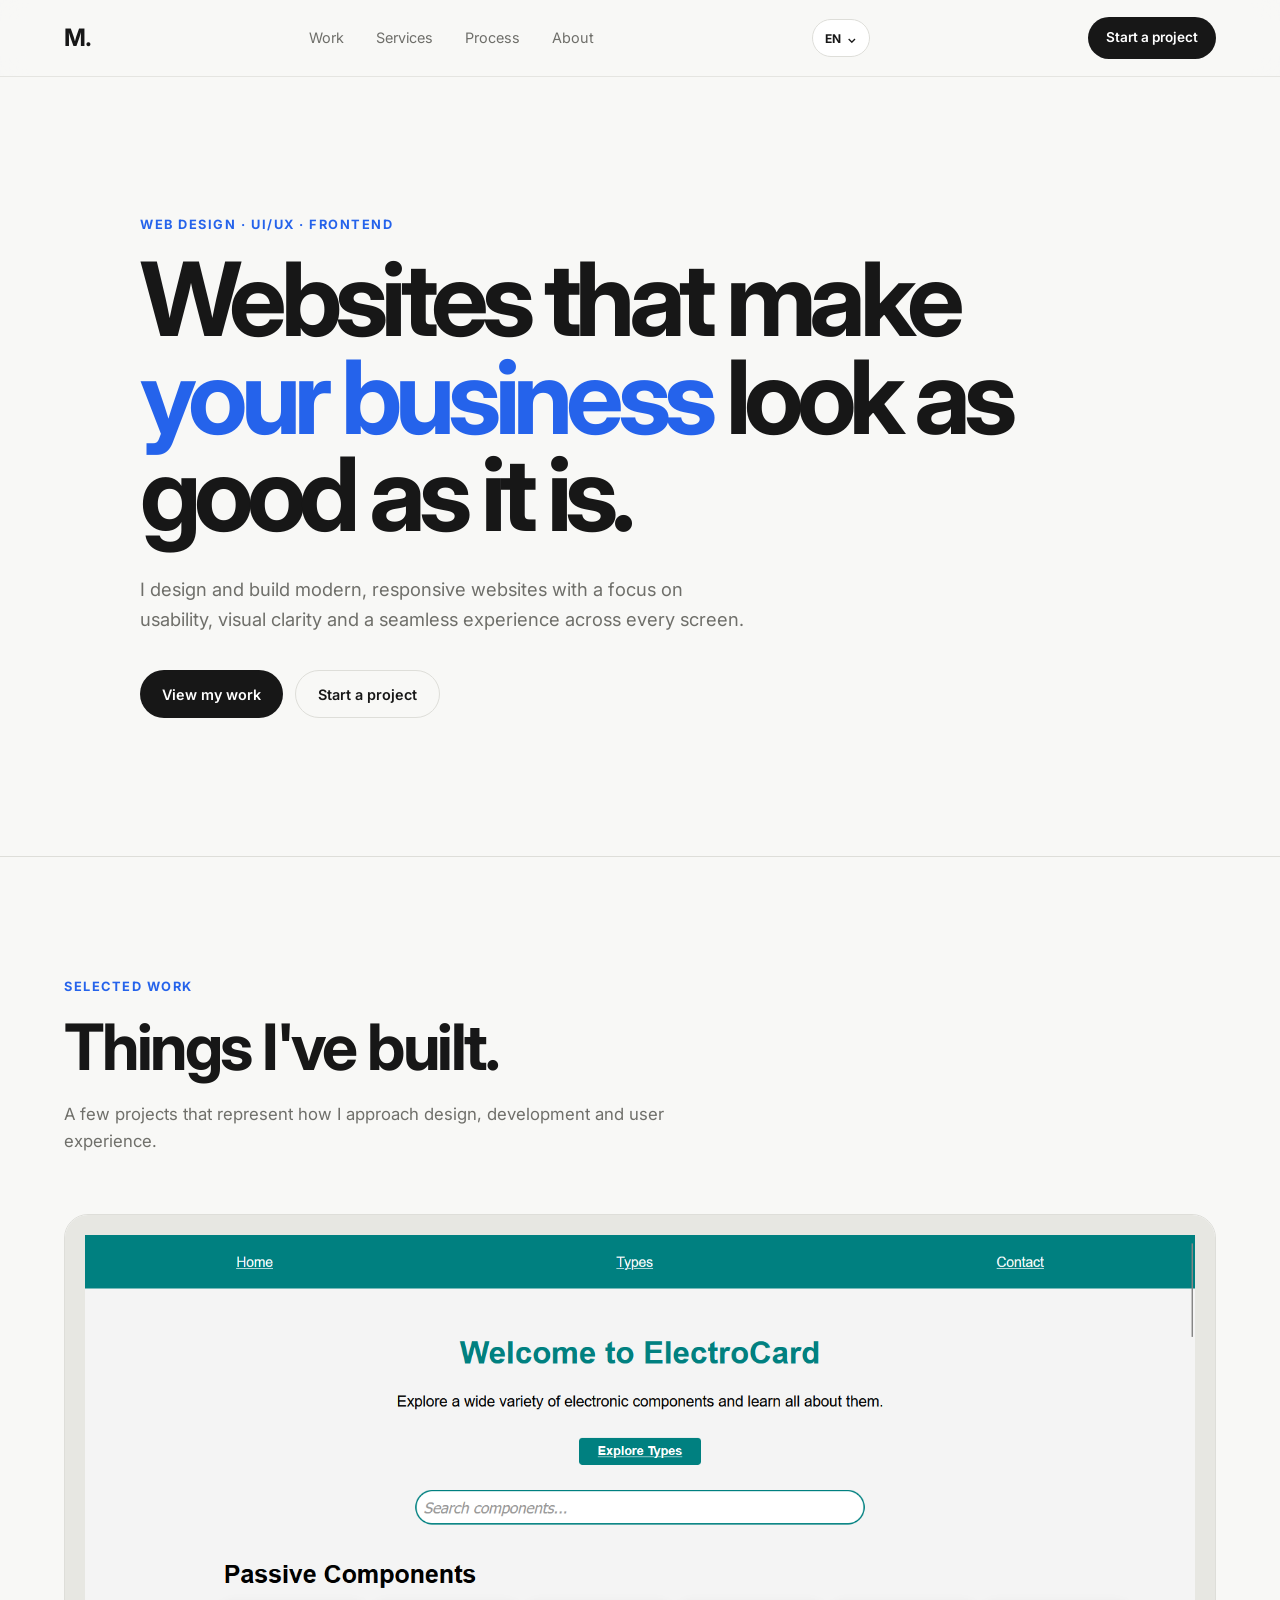
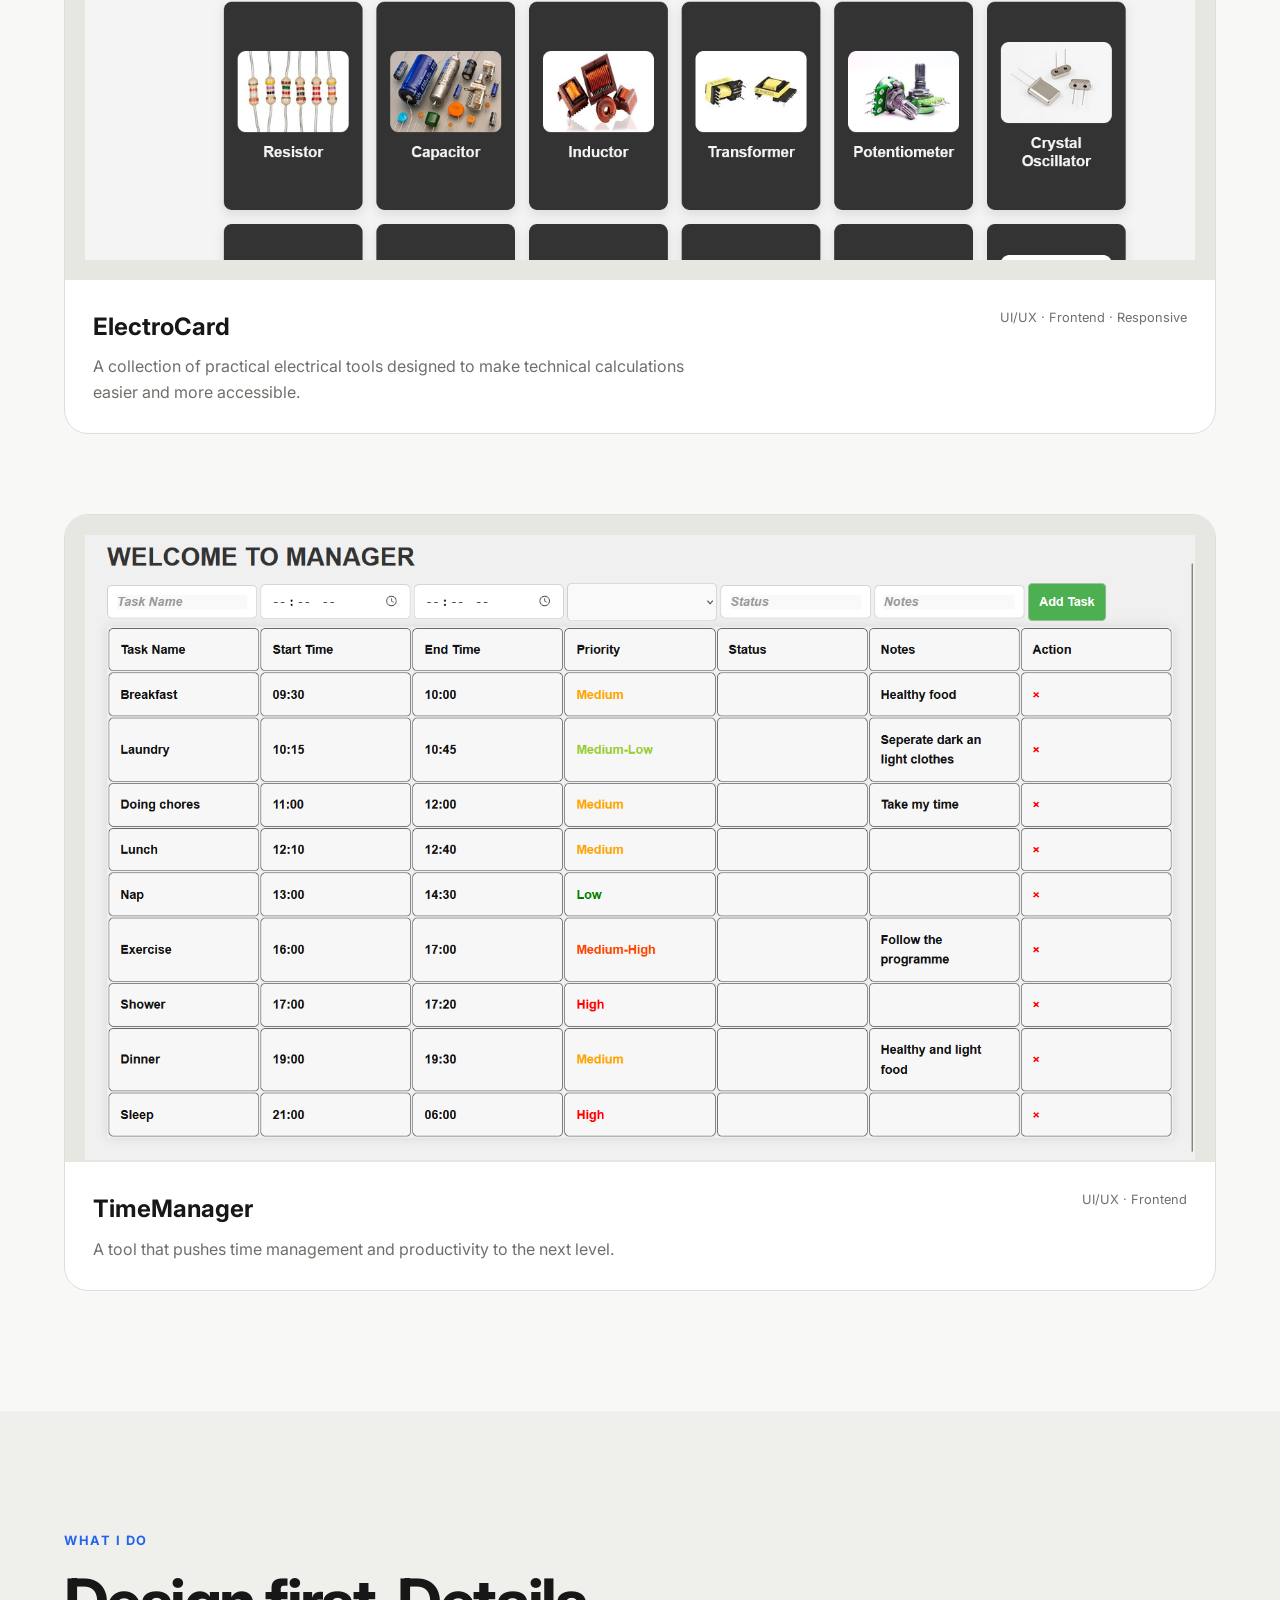
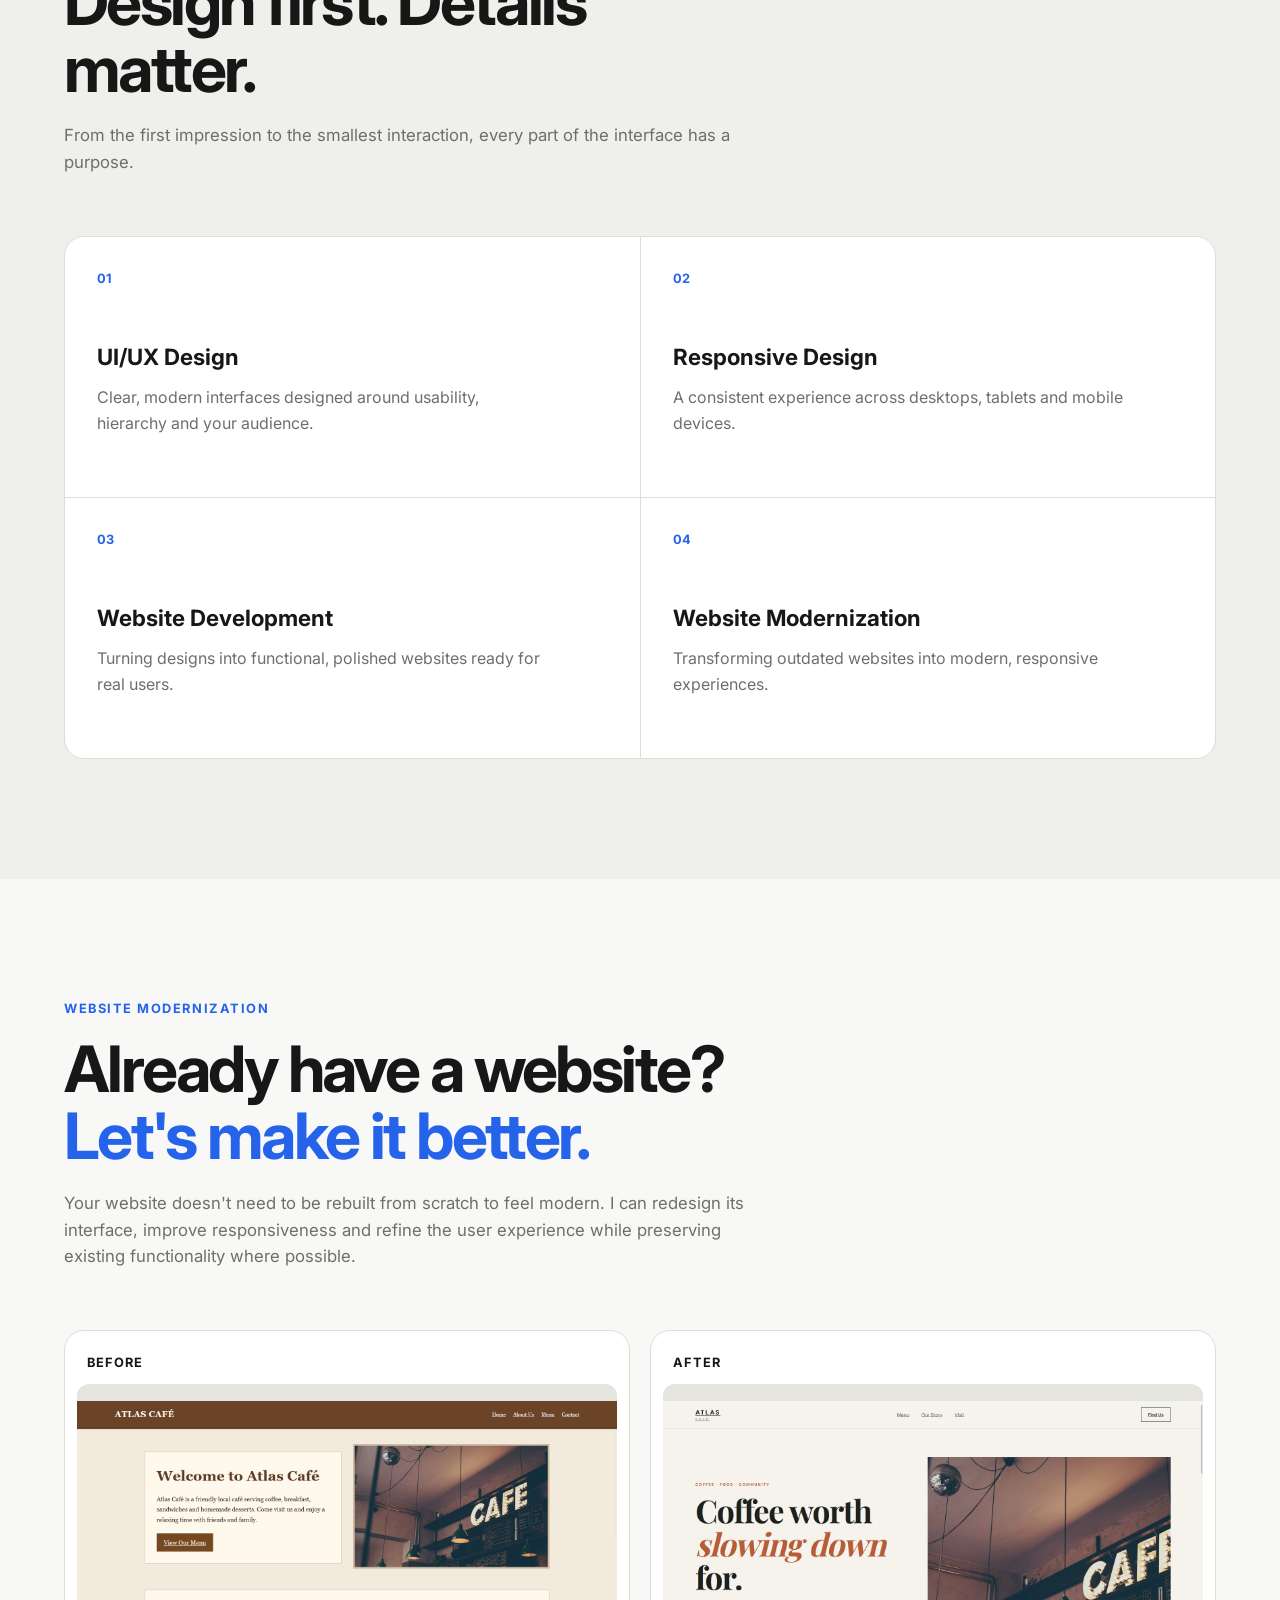
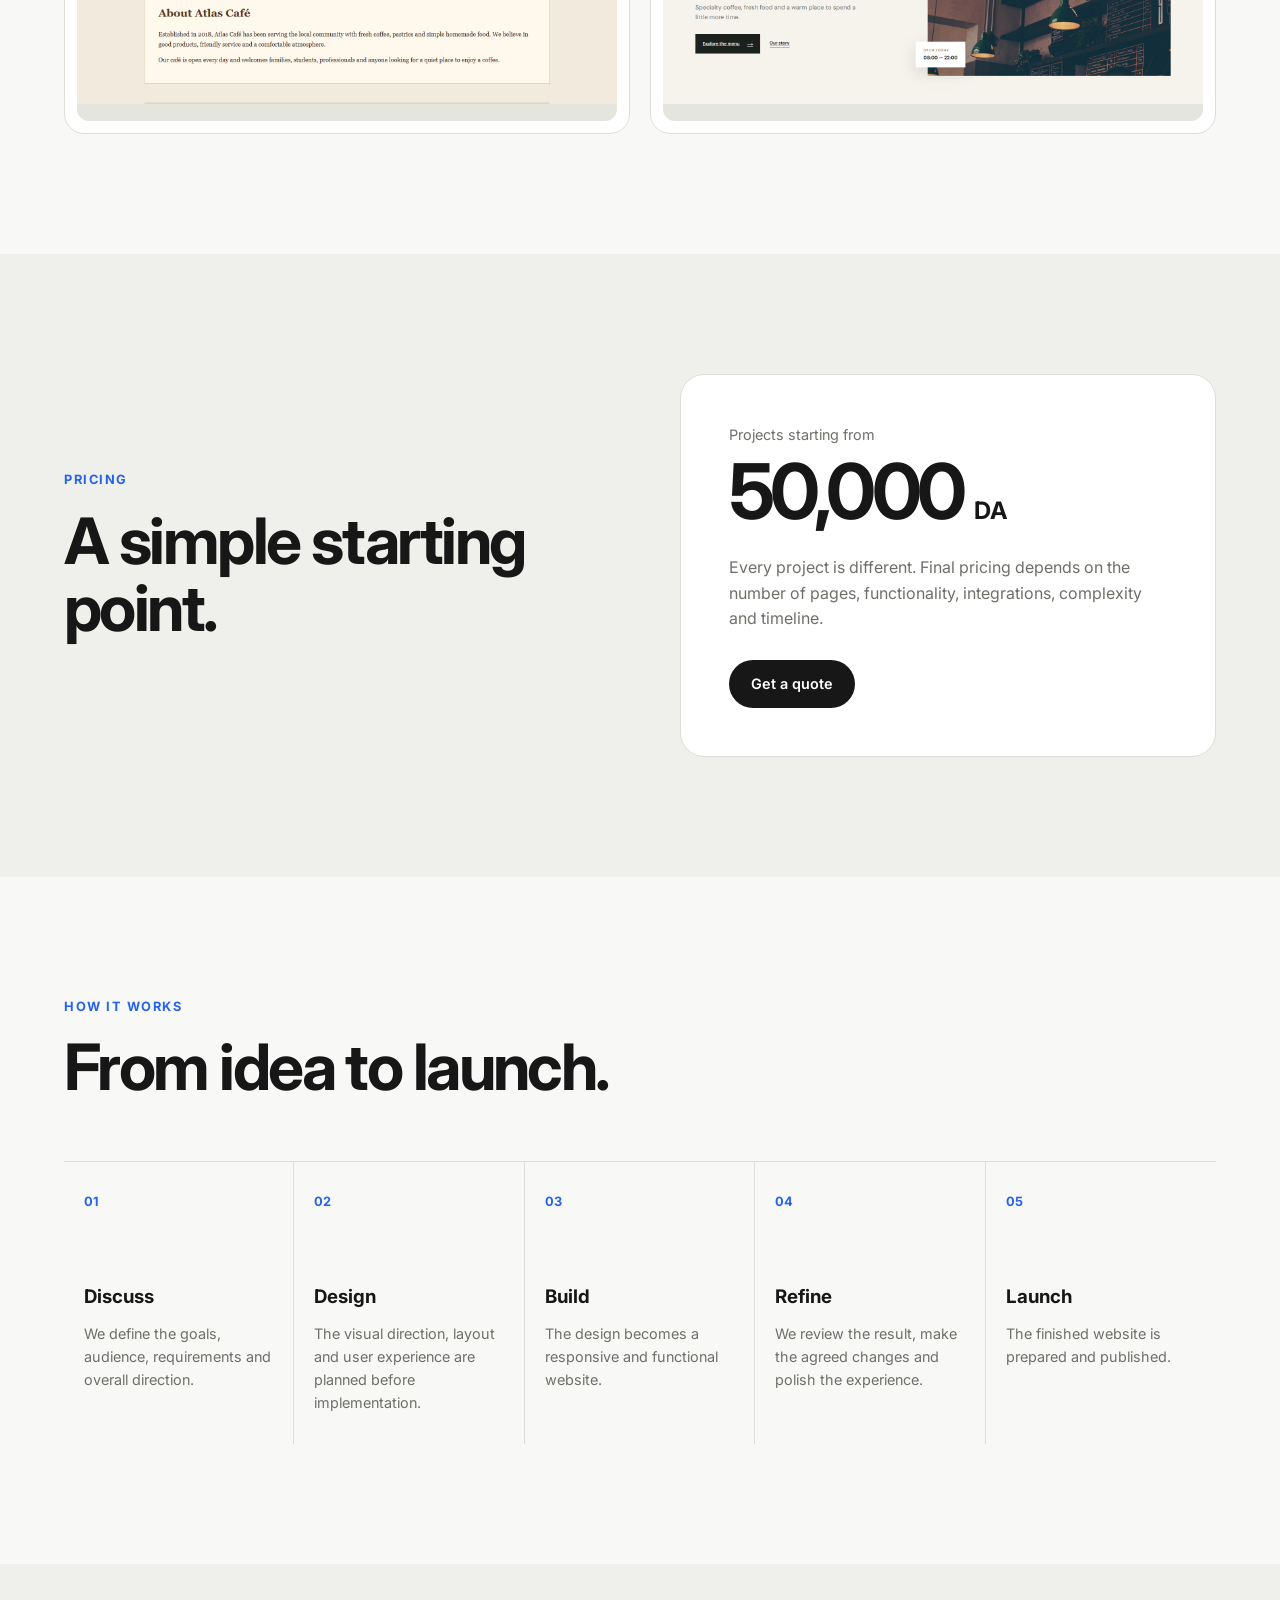
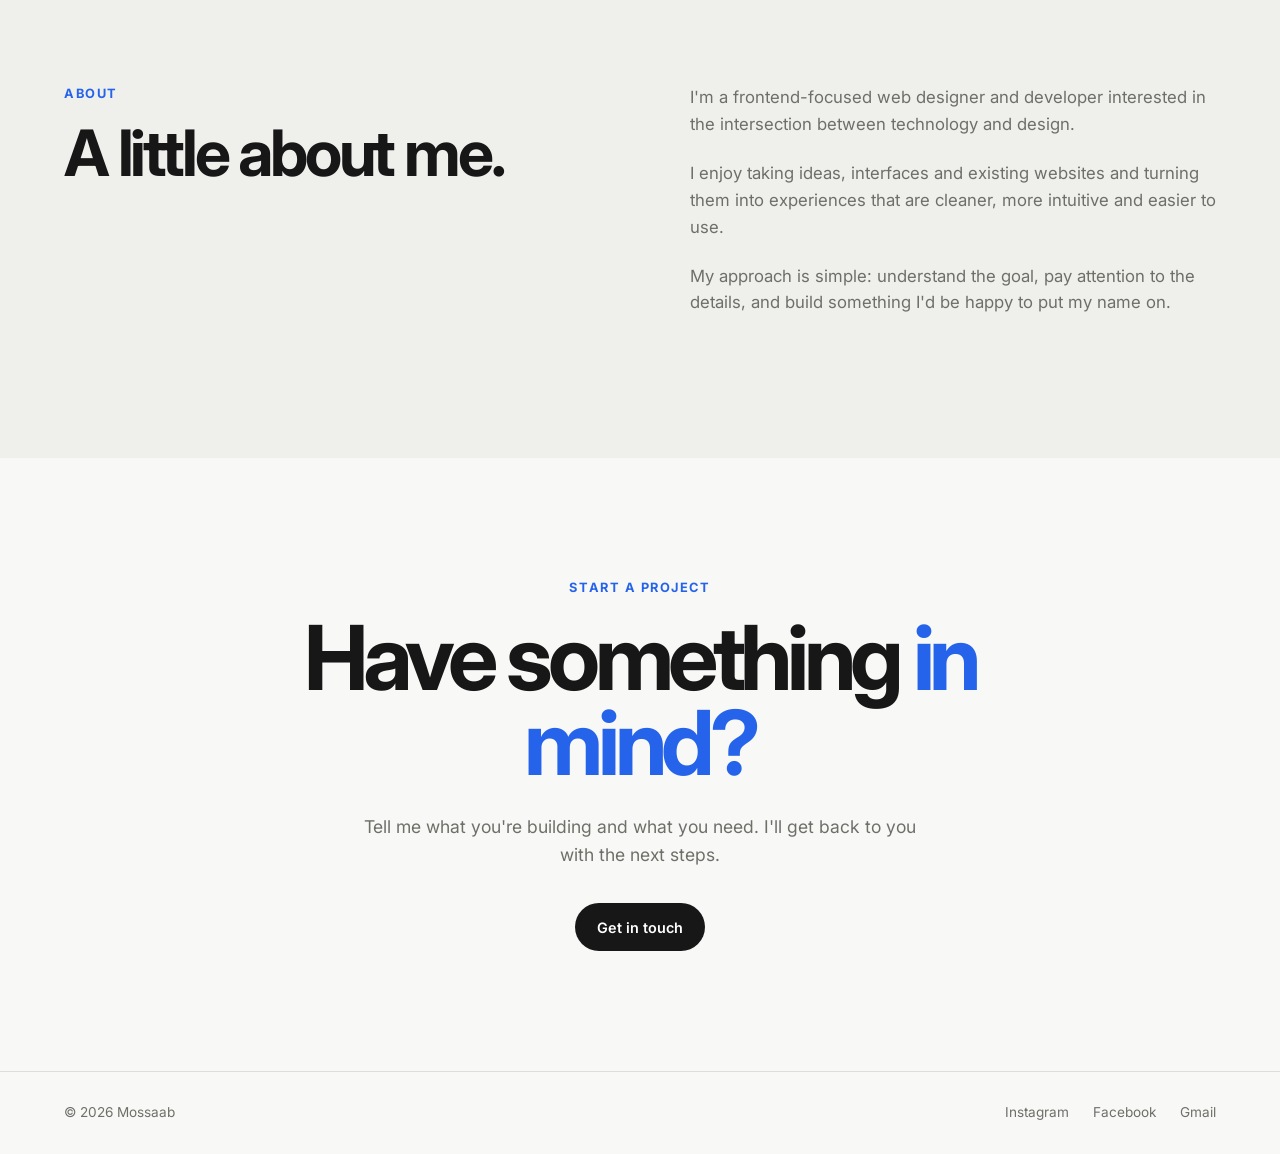
<file: index.html>
<!DOCTYPE html>

<html lang="en" dir="ltr">
<head>
    <meta charset="UTF-8">
    <meta name="viewport" content="width=device-width, initial-scale=1.0">

<title>Mossaab — Web Design & Development</title>
<meta
    name="description"
    content="Modern, responsive websites focused on UI, UX and usability.">
<link rel="preconnect" href="https://fonts.googleapis.com">
<link rel="preconnect" href="https://fonts.gstatic.com" crossorigin>
<link
    href="https://fonts.googleapis.com/css2?family=Inter:wght@400;500;600;700&family=Noto+Kufi+Arabic:wght@400;500;600;700&display=swap"
    rel="stylesheet">
<link rel="stylesheet" href="styles.css">
</head>
<body>
<!-- Navigation -->
<header class="header">
    <nav class="nav container">

        <a href="#" class="logo">M.</a>

        <div class="nav-links">
            <a href="#work" data-i18n="nav.work">Work</a>
            <a href="#services" data-i18n="nav.services">Services</a>
            <a href="#process" data-i18n="nav.process">Process</a>
            <a href="#about" data-i18n="nav.about">About</a>
        </div>

        <!-- Language Switcher -->
        <div class="language-switcher" aria-label="Language selection">
            <button
                type="button"
                class="language-button"
                id="languageButton"
                aria-expanded="false"
                aria-haspopup="true"
            >
                <span id="currentLanguage">EN</span>
                <span aria-hidden="true">⌄</span>
            </button>

            <div class="language-menu" id="languageMenu">
                <button type="button" data-language="en">
                    English
                </button>

                <button type="button" data-language="fr">
                    Français
                </button>

                <button type="button" data-language="ar">
                    العربية
                </button>
            </div>
        </div>

        <a href="#contact" class="nav-cta" data-i18n="nav.cta">
            Start a project
        </a>

    </nav>
</header>


<main>

    <!-- Hero -->
    <section class="hero">
        <div class="container hero-content">

            <p class="eyebrow" data-i18n="hero.eyebrow">
                Web Design · UI/UX · Frontend
            </p>

            <h1 data-i18n="hero.title">
                Websites that make
                <span>your business</span>
                look as good as it is.
            </h1>

            <p class="hero-text" data-i18n="hero.text">
                I design and build modern, responsive websites with
                a focus on usability, visual clarity and a seamless
                experience across every screen.
            </p>

            <div class="hero-buttons">
                <a href="#work" class="button button-primary" data-i18n="hero.work">
                    View my work
                </a>

                <a href="#contact" class="button button-secondary" data-i18n="hero.cta">
                    Start a project
                </a>
            </div>

        </div>
    </section>


    <!-- Work -->
    <section id="work" class="section">
        <div class="container">

            <div class="section-heading">
                <p class="eyebrow" data-i18n="work.eyebrow">
                    Selected work
                </p>

                <h2 data-i18n="work.title">
                    Things I've built.
                </h2>

                <p data-i18n="work.description">
                    A few projects that represent how I approach
                    design, development and user experience.
                </p>
            </div>


            <div class="projects">

                <article class="project">
                    <div class="project-image">
                        <img
                            src="ElectroCard.png"
                            alt="ElectroCard project"
                            data-i18n-alt="work.electrocard.alt"
                        >
                    </div>

                    <div class="project-info">
                        <div>
                            <h3>ElectroCard</h3>

                            <p data-i18n="work.electrocard.description">
                                A collection of practical electrical
                                tools designed to make technical
                                calculations easier and more accessible.
                            </p>
                        </div>

                        <span class="project-tags">
                            UI/UX · Frontend · Responsive
                        </span>
                    </div>
                </article>


                <article class="project">
                    <div class="project-image">
                        <div class="image-placeholder">
                            <img
                                src="TimeManager.png"
                                alt="TimeManager project"
                                data-i18n-alt="work.timemanager.alt"
                            >
                        </div>
                    </div>

                    <div class="project-info">
                        <div>
                            <h3>TimeManager</h3>

                            <p data-i18n="work.timemanager.description">
                                A tool that pushes time management and
                                productivity to the next level.
                            </p>
                        </div>

                        <span class="project-tags">
                            UI/UX · Frontend
                        </span>
                    </div>
                </article>

            </div>

        </div>
    </section>


    <!-- Services -->
    <section id="services" class="section section-alt">
        <div class="container">

            <div class="section-heading">
                <p class="eyebrow" data-i18n="services.eyebrow">
                    What I do
                </p>

                <h2 data-i18n="services.title">
                    Design first. Details matter.
                </h2>

                <p data-i18n="services.description">
                    From the first impression to the smallest interaction,
                    every part of the interface has a purpose.
                </p>
            </div>


            <div class="services-grid">

                <article class="service-card">
                    <span class="service-number">01</span>

                    <h3 data-i18n="services.ui.title">
                        UI/UX Design
                    </h3>

                    <p data-i18n="services.ui.description">
                        Clear, modern interfaces designed around
                        usability, hierarchy and your audience.
                    </p>
                </article>


                <article class="service-card">
                    <span class="service-number">02</span>

                    <h3 data-i18n="services.responsive.title">
                        Responsive Design
                    </h3>

                    <p data-i18n="services.responsive.description">
                        A consistent experience across desktops,
                        tablets and mobile devices.
                    </p>
                </article>


                <article class="service-card">
                    <span class="service-number">03</span>

                    <h3 data-i18n="services.development.title">
                        Website Development
                    </h3>

                    <p data-i18n="services.development.description">
                        Turning designs into functional, polished
                        websites ready for real users.
                    </p>
                </article>


                <article class="service-card">
                    <span class="service-number">04</span>

                    <h3 data-i18n="services.modernization.title">
                        Website Modernization
                    </h3>

                    <p data-i18n="services.modernization.description">
                        Transforming outdated websites into modern,
                        responsive experiences.
                    </p>
                </article>

            </div>

        </div>
    </section>


    <!-- Modernization -->
    <section class="section">
        <div class="container modernization">

            <div class="section-heading">
                <p class="eyebrow" data-i18n="modernization.eyebrow">
                    Website modernization
                </p>

                <h2 data-i18n="modernization.title">
                    Already have a website?
                    <span>Let's make it better.</span>
                </h2>

                <p data-i18n="modernization.description">
                    Your website doesn't need to be rebuilt from scratch
                    to feel modern. I can redesign its interface,
                    improve responsiveness and refine the user experience
                    while preserving existing functionality where possible.
                </p>
            </div>


            <div class="before-after">

                <div class="comparison-card">
                    <span data-i18n="modernization.before">
                        Before
                    </span>

                    <div class="comparison-placeholder">
                        <a href="old.html">
                            <img
                                src="old.png"
                                alt="Website before modernization"
                                data-i18n-alt="modernization.beforeAlt"
                            >
                        </a>
                    </div>
                </div>


                <div class="comparison-card">
                    <span data-i18n="modernization.after">
                        After
                    </span>

                    <div class="comparison-placeholder">
                        <a href="new.html">
                            <img
                                src="new.png"
                                alt="Website after modernization"
                                data-i18n-alt="modernization.afterAlt"
                            >
                        </a>
                    </div>
                </div>

            </div>

        </div>
    </section>


    <!-- Pricing -->
    <section class="section section-alt">
        <div class="container pricing">

            <div class="section-heading">
                <p class="eyebrow" data-i18n="pricing.eyebrow">
                    Pricing
                </p>

                <h2 data-i18n="pricing.title">
                    A simple starting point.
                </h2>
            </div>

            <div class="price-card">

                <p class="price-label" data-i18n="pricing.label">
                    Projects starting from
                </p>

                <div class="price">
                    50,000 <span>DA</span>
                </div>

                <p class="price-description" data-i18n="pricing.description">
                    Every project is different. Final pricing depends
                    on the number of pages, functionality, integrations,
                    complexity and timeline.
                </p>

                <a href="#contact" class="button button-primary" data-i18n="pricing.cta">
                    Get a quote
                </a>

            </div>

        </div>
    </section>


    <!-- Process -->
    <section id="process" class="section">
        <div class="container">

            <div class="section-heading">
                <p class="eyebrow" data-i18n="process.eyebrow">
                    How it works
                </p>

                <h2 data-i18n="process.title">
                    From idea to launch.
                </h2>
            </div>


            <div class="process">

                <article class="process-step">
                    <span>01</span>

                    <h3 data-i18n="process.discuss.title">
                        Discuss
                    </h3>

                    <p data-i18n="process.discuss.description">
                        We define the goals, audience, requirements
                        and overall direction.
                    </p>
                </article>


                <article class="process-step">
                    <span>02</span>

                    <h3 data-i18n="process.design.title">
                        Design
                    </h3>

                    <p data-i18n="process.design.description">
                        The visual direction, layout and user experience
                        are planned before implementation.
                    </p>
                </article>


                <article class="process-step">
                    <span>03</span>

                    <h3 data-i18n="process.build.title">
                        Build
                    </h3>

                    <p data-i18n="process.build.description">
                        The design becomes a responsive and functional
                        website.
                    </p>
                </article>


                <article class="process-step">
                    <span>04</span>

                    <h3 data-i18n="process.refine.title">
                        Refine
                    </h3>

                    <p data-i18n="process.refine.description">
                        We review the result, make the agreed changes
                        and polish the experience.
                    </p>
                </article>


                <article class="process-step">
                    <span>05</span>

                    <h3 data-i18n="process.launch.title">
                        Launch
                    </h3>

                    <p data-i18n="process.launch.description">
                        The finished website is prepared and published.
                    </p>
                </article>

            </div>

        </div>
    </section>


    <!-- About -->
    <section id="about" class="section section-alt">
        <div class="container about">

            <div>
                <p class="eyebrow" data-i18n="about.eyebrow">
                    About
                </p>

                <h2 data-i18n="about.title">
                    A little about me.
                </h2>
            </div>

            <div class="about-text">

                <p data-i18n="about.paragraph1">
                    I'm a frontend-focused web designer and developer
                    interested in the intersection between technology
                    and design.
                </p>

                <p data-i18n="about.paragraph2">
                    I enjoy taking ideas, interfaces and existing
                    websites and turning them into experiences that
                    are cleaner, more intuitive and easier to use.
                </p>

                <p data-i18n="about.paragraph3">
                    My approach is simple: understand the goal,
                    pay attention to the details, and build something
                    I'd be happy to put my name on.
                </p>

            </div>

        </div>
    </section>


    <!-- Contact -->
    <section id="contact" class="section contact">
        <div class="container">

            <p class="eyebrow" data-i18n="contact.eyebrow">
                Start a project
            </p>

            <h2 data-i18n="contact.title">
                Have something
                <span>in mind?</span>
            </h2>

            <p data-i18n="contact.description">
                Tell me what you're building and what you need.
                I'll get back to you with the next steps.
            </p>

            <a
                href="mailto:mossaabhamech@gmail.com"
                class="button button-primary"
                data-i18n="contact.cta"
            >
                Get in touch
            </a>

        </div>
    </section>

</main>


<!-- Footer -->
<footer class="footer">
    <div class="container footer-content">

        <p data-i18n="footer.copyright">
            © 2026 Mossaab
        </p>
        <div>
            <a
                href="https://www.instagram.com/_web__dev__/"
                target="_blank"
                rel="noopener noreferrer"
        >
                Instagram
            </a>
            <a
                href="https://www.facebook.com/mossaab.mossaab.723237/"
                target="_blank"
                rel="noopener noreferrer"
        >
                Facebook
            </a>
            <a href="mailto:mossaabhamech@gmail.com">
                Gmail
            </a>
        </div>

    </div>
</footer>
<!-- Translations + Language Switcher -->
 <script src="main.js"></script>
</body>
</html>
</file>
<file: styles.css>
/* =========================
   RESET
========================= */

* {
    margin: 0;
    padding: 0;
    box-sizing: border-box;
}

html {
    scroll-behavior: smooth;
}

body {
    font-family: "Inter", sans-serif;
    background: #f8f8f6;
    color: #171717;
    line-height: 1.6;
}

a {
    color: inherit;
    text-decoration: none;
}

img {
    max-width: 100%;
    display: block;
}


/* =========================
   VARIABLES
========================= */

:root {
    --background: #f8f8f6;
    --surface: #ffffff;
    --surface-dark: #eeeeeb;

    --text: #171717;
    --muted: #6f6f6a;
    --border: #deded9;

    --accent: #2563eb;

    --max-width: 1180px;
}


/* =========================
   GLOBAL
========================= */

.container {
    width: min(90%, var(--max-width));
    margin-inline: auto;
}

.section {
    padding: 120px 0;
}

.section-alt {
    background: #efefec;
}

.eyebrow {
    margin-bottom: 16px;

    color: var(--accent);

    font-size: 0.8rem;
    font-weight: 700;

    letter-spacing: 0.12em;
    text-transform: uppercase;
}

.section-heading {
    max-width: 680px;
    margin-bottom: 60px;
}

.section-heading h2 {
    margin-bottom: 20px;

    font-size: clamp(2.2rem, 5vw, 4rem);
    line-height: 1.05;
    letter-spacing: -0.04em;
}

.section-heading > p:last-child {
    color: var(--muted);
    font-size: 1.05rem;
}


/* =========================
   NAVIGATION
========================= */

.header {
    position: sticky;
    top: 0;
    z-index: 100;

    background: rgba(248, 248, 246, 0.88);
    border-bottom: 1px solid rgba(222, 222, 217, 0.7);

    backdrop-filter: blur(12px);
}

.nav {
    min-height: 76px;

    display: flex;
    align-items: center;
    justify-content: space-between;
    gap: 30px;
}

.logo {
    font-size: 1.5rem;
    font-weight: 700;
    letter-spacing: -0.05em;
}

.nav-links {
    display: flex;
    gap: 32px;

    color: var(--muted);
    font-size: 0.9rem;
}

.nav-links a,
.footer a {
    transition: color 0.2s ease;
}

.nav-links a:hover,
.footer a:hover {
    color: var(--accent);
}

.nav-cta {
    padding: 10px 18px;

    background: var(--text);
    color: white;

    border-radius: 100px;

    font-size: 0.85rem;
    font-weight: 600;

    transition:
        transform 0.2s ease,
        background 0.2s ease;
}

.nav-cta:hover {
    transform: translateY(-2px);
    background: var(--accent);
}


/* =========================
   BUTTONS
========================= */

.button {
    display: inline-flex;
    align-items: center;
    justify-content: center;

    min-height: 48px;
    padding: 0 22px;

    border-radius: 100px;

    font-size: 0.9rem;
    font-weight: 600;

    transition:
        transform 0.2s ease,
        background 0.2s ease,
        border-color 0.2s ease;
}

.button:hover {
    transform: translateY(-2px);
}

.button-primary {
    background: var(--text);
    color: white;
}

.button-primary:hover {
    background: var(--accent);
}

.button-secondary {
    border: 1px solid var(--border);
    background: transparent;
}

.button-secondary:hover {
    border-color: var(--text);
}


/* =========================
   HERO
========================= */

.hero {
    min-height: 780px;

    display: flex;
    align-items: center;

    border-bottom: 1px solid var(--border);
}

.hero-content {
    max-width: 1000px;
}

.hero h1 {
    max-width: 950px;

    font-size: clamp(3.5rem, 8vw, 7rem);
    line-height: 0.95;
    letter-spacing: -0.065em;
}

.hero h1 span,
.modernization h2 span,
.contact h2 span {
    color: var(--accent);
}

.hero-text {
    max-width: 620px;
    margin-top: 32px;

    color: var(--muted);
    font-size: 1.15rem;
}

.hero-buttons {
    display: flex;
    flex-wrap: wrap;
    gap: 12px;

    margin-top: 36px;
}


/* =========================
   PROJECTS
========================= */

.projects {
    display: grid;
    gap: 80px;
}

.project {
    overflow: hidden;

    border: 1px solid var(--border);
    border-radius: 24px;

    background: var(--surface);
}

.project-image {
    aspect-ratio: 16 / 9;

    padding: 20px;

    background: #e7e7e2;
}

.image-placeholder {
    width: 100%;
    height: 100%;

    display: grid;
    place-items: center;

    border-radius: 14px;

    background: #d8d8d2;
    color: #777;
}

.project-info {
    padding: 28px;

    display: flex;
    justify-content: space-between;
    gap: 30px;
}

.project-info h3 {
    margin-bottom: 8px;

    font-size: 1.5rem;
}

.project-info p {
    max-width: 600px;
    color: var(--muted);
}

.project-tags {
    flex-shrink: 0;

    color: var(--muted);
    font-size: 0.8rem;
}


/* =========================
   SERVICES
========================= */

.services-grid {
    display: grid;
    grid-template-columns: repeat(2, 1fr);
    gap: 1px;

    overflow: hidden;

    border: 1px solid var(--border);
    border-radius: 20px;

    background: var(--border);
}

.service-card {
    min-height: 260px;
    padding: 32px;

    background: var(--surface);
}

.service-number {
    display: block;
    margin-bottom: 50px;

    color: var(--accent);

    font-size: 0.8rem;
    font-weight: 700;
}

.service-card h3 {
    margin-bottom: 10px;

    font-size: 1.4rem;
}

.service-card p {
    max-width: 450px;
    color: var(--muted);
}


/* =========================
   MODERNIZATION
========================= */

.modernization {
    display: grid;
    gap: 60px;
}

.modernization .section-heading {
    margin-bottom: 0;
}

.before-after {
    display: grid;
    grid-template-columns: repeat(2, 1fr);
    gap: 20px;
}

.comparison-card {
    padding: 12px;

    border: 1px solid var(--border);
    border-radius: 20px;

    background: var(--surface);
}

.comparison-card > span {
    display: block;
    padding: 10px;

    font-size: 0.8rem;
    font-weight: 700;
    text-transform: uppercase;
    letter-spacing: 0.08em;
}

.comparison-placeholder {
    aspect-ratio: 16 / 10;

    display: grid;
    place-items: center;

    border-radius: 12px;

    background: #e5e5e0;
    color: #777;
}


/* =========================
   PRICING
========================= */

.pricing {
    display: grid;
    grid-template-columns: 1fr 1fr;
    gap: 80px;
    align-items: center;
}

.pricing .section-heading {
    margin-bottom: 0;
}

.price-card {
    padding: 48px;

    border: 1px solid var(--border);
    border-radius: 24px;

    background: var(--surface);
}

.price-label {
    color: var(--muted);
    font-size: 0.9rem;
}

.price {
    margin: 8px 0 24px;

    font-size: clamp(3rem, 6vw, 5rem);
    font-weight: 700;
    line-height: 1;

    letter-spacing: -0.06em;
}

.price span {
    font-size: 1.5rem;
    letter-spacing: 0;
}

.price-description {
    margin-bottom: 28px;
    color: var(--muted);
}


/* =========================
   PROCESS
========================= */

.process {
    display: grid;
    grid-template-columns: repeat(5, 1fr);

    border-top: 1px solid var(--border);
}

.process-step {
    min-height: 260px;
    padding: 30px 20px;

    border-right: 1px solid var(--border);
}

.process-step:last-child {
    border-right: none;
}

.process-step > span {
    display: block;
    margin-bottom: 70px;

    color: var(--accent);

    font-size: 0.8rem;
    font-weight: 700;
}

.process-step h3 {
    margin-bottom: 10px;
}

.process-step p {
    color: var(--muted);
    font-size: 0.9rem;
}


/* =========================
   ABOUT
========================= */

.about {
    display: grid;
    grid-template-columns: 1fr 1fr;
    gap: 100px;
}

.about h2 {
    font-size: clamp(2.5rem, 5vw, 4rem);
    line-height: 1;
    letter-spacing: -0.05em;
}

.about-text {
    max-width: 600px;
}

.about-text p {
    margin-bottom: 22px;

    color: var(--muted);
    font-size: 1.05rem;
}


/* =========================
   CONTACT
========================= */

.contact {
    text-align: center;
}

.contact .container {
    display: flex;
    flex-direction: column;
    align-items: center;
}

.contact h2 {
    max-width: 800px;

    font-size: clamp(3rem, 7vw, 6rem);
    line-height: 0.95;
    letter-spacing: -0.06em;
}

.contact .container > p:not(.eyebrow) {
    max-width: 560px;
    margin: 28px 0 34px;

    color: var(--muted);
    font-size: 1.1rem;
}


/* =========================
   FOOTER
========================= */

.footer {
    padding: 30px 0;

    border-top: 1px solid var(--border);

    color: var(--muted);
    font-size: 0.85rem;
}

.footer-content {
    display: flex;
    justify-content: space-between;
    gap: 20px;
}

.footer-content div {
    display: flex;
    gap: 24px;
}


/* =========================
   RESPONSIVE
========================= */

@media (max-width: 850px) {

    .section {
        padding: 85px 0;
    }

    .nav-links {
        display: none;
    }

    .hero {
        min-height: 680px;
    }

    .hero h1 {
        font-size: clamp(3.2rem, 13vw, 5.5rem);
    }

    .services-grid {
        grid-template-columns: 1fr;
    }

    .pricing {
        grid-template-columns: 1fr;
        gap: 50px;
    }

    .process {
        grid-template-columns: 1fr;
    }

    .process-step {
        min-height: auto;
        border-right: none;
        border-bottom: 1px solid var(--border);
    }

    .process-step:last-child {
        border-bottom: none;
    }

    .process-step > span {
        margin-bottom: 25px;
    }

    .about {
        grid-template-columns: 1fr;
        gap: 45px;
    }
}


@media (max-width: 600px) {

    .container {
        width: min(92%, var(--max-width));
    }

    .hero {
        min-height: 620px;
    }

    .hero-text {
        font-size: 1rem;
    }

    .hero-buttons {
        flex-direction: column;
        align-items: stretch;
    }

    .button {
        width: 100%;
    }

    .project-info {
        flex-direction: column;
    }

    .before-after {
        grid-template-columns: 1fr;
    }

    .price-card {
        padding: 32px 24px;
    }

    .footer-content {
        flex-direction: column;
    }
}
/* =========================
   LANGUAGE SWITCHER BUTTONS
========================= */

.language-switcher {
    position: relative;
    display: inline-block;
}

.language-button {
    display: flex;
    align-items: center;
    justify-content: center;
    gap: 6px;

    min-width: 58px;
    height: 38px;
    padding: 0 12px;

    border: 1px solid var(--border);
    border-radius: 100px;

    background: var(--surface);
    color: var(--text);

    font-family: inherit;
    font-size: 0.75rem;
    font-weight: 700;

    cursor: pointer;

    transition:
        background 0.2s ease,
        border-color 0.2s ease,
        transform 0.2s ease;
}

.language-button:hover {
    background: var(--surface-dark);
    border-color: #c8c8c3;
}

.language-button:active {
    transform: scale(0.96);
}

/* Dropdown */

.language-menu {
    position: absolute;
    top: calc(100% + 8px);
    right: 0;

    min-width: 130px;
    padding: 6px;

    background: var(--surface);
    border: 1px solid var(--border);
    border-radius: 14px;

    box-shadow: 0 12px 30px rgba(0, 0, 0, 0.08);

    opacity: 0;
    visibility: hidden;
    transform: translateY(-5px);

    transition:
        opacity 0.2s ease,
        visibility 0.2s ease,
        transform 0.2s ease;
}

.language-menu.active {
    opacity: 1;
    visibility: visible;
    transform: translateY(0);
}

.language-menu button {
    width: 100%;
    padding: 10px 12px;

    border: none;
    border-radius: 9px;

    background: transparent;
    color: var(--text);

    font-family: inherit;
    font-size: 0.8rem;
    font-weight: 500;

    text-align: left;
    cursor: pointer;

    transition:
        background 0.2s ease,
        color 0.2s ease;
}

.language-menu button:hover {
    background: var(--surface-dark);
    color: var(--accent);
}

/* Arabic positioning */

html[dir="rtl"] .language-menu {
    right: auto;
    left: 0;
}

html[dir="rtl"] .language-menu button {
    text-align: right;
}

/* Mobile */

@media (max-width: 600px) {
    .language-button {
        height: 36px;
        min-width: 54px;
        padding: 0 10px;
    }

    .language-menu {
        min-width: 120px;
    }
}
</file>
